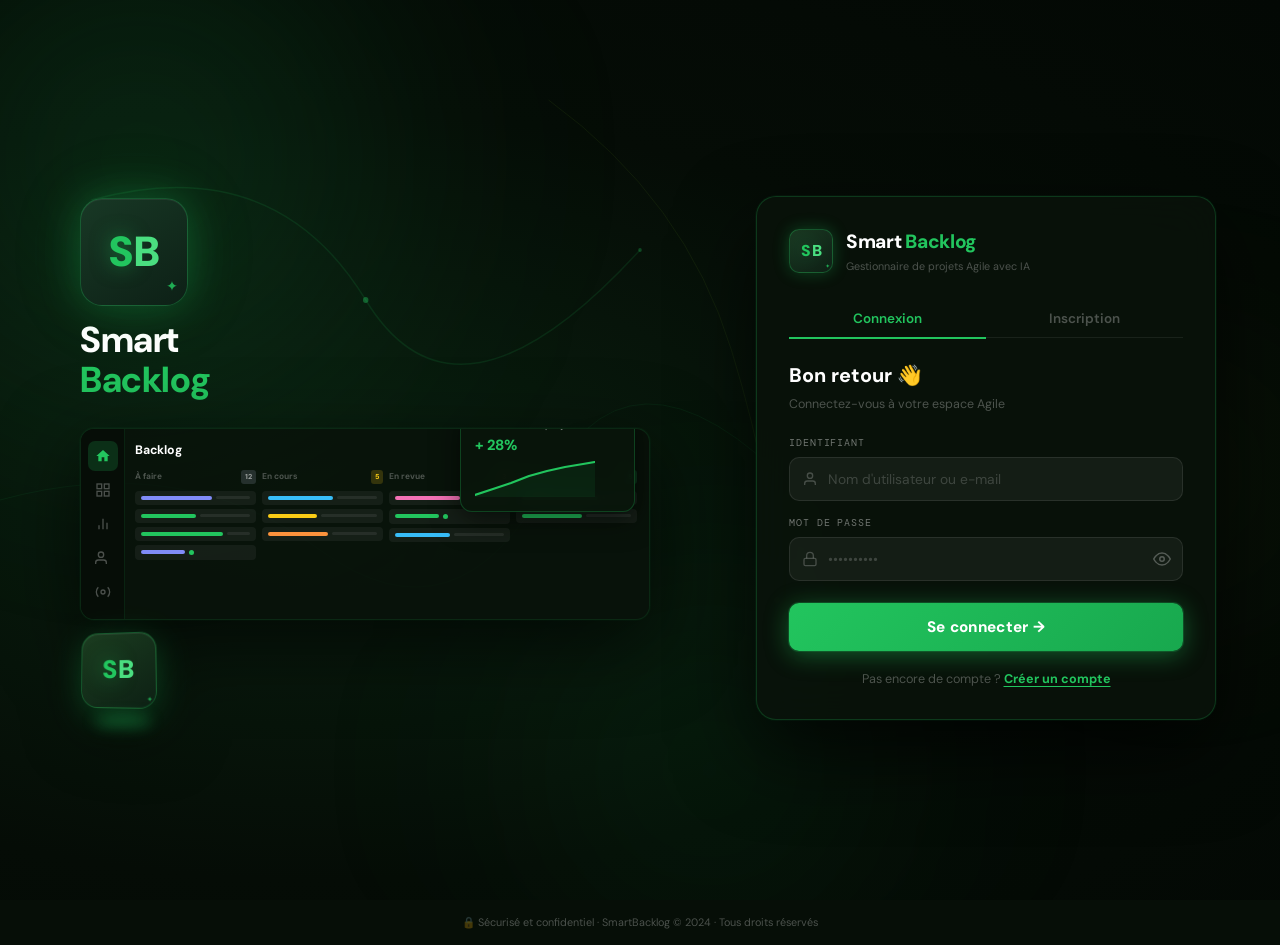
<file: index.html>
<!DOCTYPE html>
<html lang="fr" data-theme="dark">
<head>
  <meta charset="UTF-8"/>
  <meta name="viewport" content="width=device-width,initial-scale=1.0"/>
  <title>SmartBacklog — Gestion de Projets Agile</title>
  <link rel="stylesheet" href="style.css"/>
  <link rel="preconnect" href="https://fonts.googleapis.com"/>
  <link rel="preconnect" href="https://fonts.gstatic.com" crossorigin/>
  <link href="https://fonts.googleapis.com/css2?family=DM+Sans:wght@300;400;500;600;700;800&family=DM+Mono:wght@400;500&display=swap" rel="stylesheet"/>
</head>
<body>

<!-- ══════════════════════════════════════════════
     PAGE LOGIN
══════════════════════════════════════════════════ -->
<div id="page-login" class="page">
  <div class="lp-bg">
    <div class="lp-glow lp-glow-1"></div>
    <div class="lp-glow lp-glow-2"></div>
    <div class="lp-glow lp-glow-3"></div>
    <svg class="lp-circuit" viewBox="0 0 1400 900" preserveAspectRatio="none">
      <path d="M100,200 Q300,150 400,300 T700,250" stroke="rgba(34,197,94,.12)" stroke-width="1.5" fill="none"/>
      <path d="M0,500 Q200,450 350,550 T600,480 T900,520" stroke="rgba(34,197,94,.08)" stroke-width="1" fill="none"/>
      <path d="M600,100 Q750,200 800,350 T850,600" stroke="rgba(163,230,53,.07)" stroke-width="1" fill="none"/>
      <circle cx="400" cy="300" r="3" fill="rgba(34,197,94,.4)"/>
      <circle cx="700" cy="250" r="2" fill="rgba(34,197,94,.3)"/>
      <circle cx="850" cy="600" r="3" fill="rgba(163,230,53,.35)"/>
    </svg>
  </div>
  <div class="lp-wrap">
    <!-- Colonne gauche -->
    <div class="lp-left">
      <div class="lp-brand">
        <div class="lp-sb-logo">
          <span class="lp-sb-s">S</span><span class="lp-sb-b">B</span>
          <div class="lp-sb-bolt">✦</div>
        </div>
        <div class="lp-brand-name">
          <span class="lp-brand-smart">Smart</span>
          <span class="lp-brand-backlog">Backlog</span>
        </div>
      </div>
      <div class="lp-app-mockup">
        <div class="lp-sidebar">
          <div class="lp-sb-item lp-sb-active"><svg width="16" height="16" viewBox="0 0 24 24" fill="currentColor"><path d="M10 20v-6h4v6h5v-8h3L12 3 2 12h3v8z"/></svg></div>
          <div class="lp-sb-item"><svg width="16" height="16" viewBox="0 0 24 24" fill="none" stroke="currentColor" stroke-width="2"><rect x="3" y="3" width="7" height="7"/><rect x="14" y="3" width="7" height="7"/><rect x="3" y="14" width="7" height="7"/><rect x="14" y="14" width="7" height="7"/></svg></div>
          <div class="lp-sb-item"><svg width="16" height="16" viewBox="0 0 24 24" fill="none" stroke="currentColor" stroke-width="2"><line x1="18" y1="20" x2="18" y2="10"/><line x1="12" y1="20" x2="12" y2="4"/><line x1="6" y1="20" x2="6" y2="14"/></svg></div>
          <div class="lp-sb-item"><svg width="16" height="16" viewBox="0 0 24 24" fill="none" stroke="currentColor" stroke-width="2"><path d="M17 21v-2a4 4 0 0 0-4-4H5a4 4 0 0 0-4 4v2"/><circle cx="9" cy="7" r="4"/></svg></div>
          <div class="lp-sb-item"><svg width="16" height="16" viewBox="0 0 24 24" fill="none" stroke="currentColor" stroke-width="2"><circle cx="12" cy="12" r="3"/><path d="M19.07 4.93a10 10 0 0 1 0 14.14M4.93 19.07a10 10 0 0 1 0-14.14"/></svg></div>
        </div>
        <div class="lp-app-content">
          <div class="lp-app-title">Backlog</div>
          <div class="lp-mini-board">
            <div class="lp-mini-col">
              <div class="lp-mini-colhead">À faire <span class="lp-mini-badge">12</span></div>
              <div class="lp-mini-card"><div class="lp-mc-bar" style="background:#818cf8;width:65%"></div><div class="lp-mc-line"></div></div>
              <div class="lp-mini-card"><div class="lp-mc-bar" style="background:#22c55e;width:50%"></div><div class="lp-mc-line"></div></div>
              <div class="lp-mini-card"><div class="lp-mc-bar" style="background:#22c55e;width:75%"></div><div class="lp-mc-line"></div></div>
              <div class="lp-mini-card"><div class="lp-mc-bar" style="background:#818cf8;width:40%"></div><div class="lp-mc-dot"></div></div>
            </div>
            <div class="lp-mini-col">
              <div class="lp-mini-colhead">En cours <span class="lp-mini-badge lp-mb-y">5</span></div>
              <div class="lp-mini-card"><div class="lp-mc-bar" style="background:#38bdf8;width:60%"></div><div class="lp-mc-line"></div></div>
              <div class="lp-mini-card"><div class="lp-mc-bar" style="background:#facc15;width:45%"></div><div class="lp-mc-line"></div></div>
              <div class="lp-mini-card"><div class="lp-mc-bar" style="background:#fb923c;width:55%"></div><div class="lp-mc-line"></div></div>
            </div>
            <div class="lp-mini-col">
              <div class="lp-mini-colhead">En revue <span class="lp-mini-badge lp-mb-o">3</span></div>
              <div class="lp-mini-card"><div class="lp-mc-bar" style="background:#f472b6;width:60%"></div><div class="lp-mc-line"></div></div>
              <div class="lp-mini-card"><div class="lp-mc-bar" style="background:#22c55e;width:40%"></div><div class="lp-mc-dot"></div></div>
              <div class="lp-mini-card"><div class="lp-mc-bar" style="background:#38bdf8;width:50%"></div><div class="lp-mc-line"></div></div>
            </div>
            <div class="lp-mini-col">
              <div class="lp-mini-colhead">Terminé <span class="lp-mini-badge lp-mb-g">8</span></div>
              <div class="lp-mini-card"><div class="lp-mc-bar" style="background:#22c55e;width:70%"></div><div class="lp-mc-line"></div></div>
              <div class="lp-mini-card"><div class="lp-mc-bar" style="background:#22c55e;width:55%"></div><div class="lp-mc-line"></div></div>
            </div>
          </div>
        </div>
        <div class="lp-float-badge">
          <div class="lp-fb-label">Avancement du projet</div>
          <div class="lp-fb-value">+ 28%</div>
          <svg viewBox="0 0 120 36" width="120" height="36" fill="none">
            <polyline points="0,34 18,28 36,22 54,15 72,10 90,6 108,3 120,1" stroke="#22c55e" stroke-width="2.2" stroke-linecap="round" stroke-linejoin="round"/>
            <polyline points="0,34 18,28 36,22 54,15 72,10 90,6 108,3 120,1 120,36 0,36" fill="rgba(34,197,94,.08)"/>
          </svg>
        </div>
      </div>
      <div class="lp-icon-3d">
        <div class="lp-icon-3d-inner">
          <span class="lp-sb-s">S</span><span class="lp-sb-b">B</span>
          <div class="lp-sb-bolt lp-sb-bolt-sm">✦</div>
        </div>
        <div class="lp-icon-glow-ring"></div>
      </div>
    </div>
    <!-- Colonne droite : carte formulaire -->
    <div class="lp-right">
      <div class="lp-card">
        <div class="lp-card-header">
          <div class="lp-card-logo-box">
            <span class="lp-sb-s lp-sb-sm">S</span><span class="lp-sb-b lp-sb-sm">B</span>
            <div class="lp-sb-bolt lp-sb-bolt-xs">✦</div>
          </div>
          <div>
            <div class="lp-card-title">Smart <span class="lp-ct-green">Backlog</span></div>
            <div class="lp-card-sub">Gestionnaire de projets Agile avec IA</div>
          </div>
        </div>
        <div class="lp-tabs">
          <button class="lp-tab active" id="tab-login" onclick="switchAuthTab('login')">Connexion</button>
          <button class="lp-tab" id="tab-register" onclick="switchAuthTab('register')">Inscription</button>
        </div>
        <div class="auth-error" id="auth-error" style="display:none;"></div>
        <!-- LOGIN -->
        <div id="form-login">
          <div class="lp-form-intro"><h2>Bon retour 👋</h2><p>Connectez-vous à votre espace Agile</p></div>
          <div class="lp-field">
            <label class="lp-label">Identifiant</label>
            <div class="lp-input-wrap">
              <span class="lp-input-icon"><svg width="16" height="16" viewBox="0 0 24 24" fill="none" stroke="currentColor" stroke-width="2"><path d="M20 21v-2a4 4 0 0 0-4-4H8a4 4 0 0 0-4 4v2"/><circle cx="12" cy="7" r="4"/></svg></span>
              <input class="lp-input" type="text" id="login-id" placeholder="Nom d'utilisateur ou e-mail" autocomplete="username"/>
            </div>
          </div>
          <div class="lp-field">
            <label class="lp-label">Mot de passe</label>
            <div class="lp-input-wrap">
              <span class="lp-input-icon"><svg width="16" height="16" viewBox="0 0 24 24" fill="none" stroke="currentColor" stroke-width="2"><rect x="3" y="11" width="18" height="11" rx="2"/><path d="M7 11V7a5 5 0 0 1 10 0v4"/></svg></span>
              <input class="lp-input" type="password" id="login-pwd" placeholder="••••••••••" autocomplete="current-password" onkeydown="if(event.key==='Enter')doLogin()"/>
              <button class="lp-eye" type="button" onclick="togglePwd('login-pwd',this)"><svg width="18" height="18" viewBox="0 0 24 24" fill="none" stroke="currentColor" stroke-width="2"><path d="M1 12s4-8 11-8 11 8 11 8-4 8-11 8-11-8-11-8z"/><circle cx="12" cy="12" r="3"/></svg></button>
            </div>
          </div>
          <button class="lp-btn-connect" onclick="doLogin()">Se connecter →</button>
          <p class="lp-switch">Pas encore de compte ? <a onclick="switchAuthTab('register')">Créer un compte</a></p>
        </div>
        <!-- REGISTER -->
        <div id="form-register" style="display:none;">
          <div class="lp-form-intro"><h2>Créer un compte ✨</h2><p>Rejoignez SmartBacklog</p></div>
          <div class="lp-field">
            <label class="lp-label">Nom d'utilisateur</label>
            <div class="lp-input-wrap">
              <span class="lp-input-icon"><svg width="16" height="16" viewBox="0 0 24 24" fill="none" stroke="currentColor" stroke-width="2"><path d="M20 21v-2a4 4 0 0 0-4-4H8a4 4 0 0 0-4 4v2"/><circle cx="12" cy="7" r="4"/></svg></span>
              <input class="lp-input" type="text" id="reg-username" placeholder="ex : alice_dev"/>
            </div>
            <span class="lp-hint">Minimum 3 caractères</span>
          </div>
          <div class="lp-field">
            <label class="lp-label">Adresse e-mail</label>
            <div class="lp-input-wrap">
              <span class="lp-input-icon"><svg width="16" height="16" viewBox="0 0 24 24" fill="none" stroke="currentColor" stroke-width="2"><path d="M4 4h16c1.1 0 2 .9 2 2v12c0 1.1-.9 2-2 2H4c-1.1 0-2-.9-2-2V6c0-1.1.9-2 2-2z"/><polyline points="22,6 12,13 2,6"/></svg></span>
              <input class="lp-input" type="email" id="reg-email" placeholder="alice@exemple.com"/>
            </div>
          </div>
          <div class="lp-field">
            <label class="lp-label">Mot de passe</label>
            <div class="lp-input-wrap">
              <span class="lp-input-icon"><svg width="16" height="16" viewBox="0 0 24 24" fill="none" stroke="currentColor" stroke-width="2"><rect x="3" y="11" width="18" height="11" rx="2"/><path d="M7 11V7a5 5 0 0 1 10 0v4"/></svg></span>
              <input class="lp-input" type="password" id="reg-pwd" placeholder="Minimum 8 caractères" oninput="checkPwdStrength(this.value)"/>
              <button class="lp-eye" type="button" onclick="togglePwd('reg-pwd',this)"><svg width="18" height="18" viewBox="0 0 24 24" fill="none" stroke="currentColor" stroke-width="2"><path d="M1 12s4-8 11-8 11 8 11 8-4 8-11 8-11-8-11-8z"/><circle cx="12" cy="12" r="3"/></svg></button>
            </div>
            <div class="pwd-strength-bars"><div class="psb" id="psb1"></div><div class="psb" id="psb2"></div><div class="psb" id="psb3"></div><div class="psb" id="psb4"></div></div>
            <span class="pwd-strength-label" id="pwd-strength-label"></span>
          </div>
          <div class="lp-field">
            <label class="lp-label">Confirmer le mot de passe</label>
            <div class="lp-input-wrap">
              <span class="lp-input-icon"><svg width="16" height="16" viewBox="0 0 24 24" fill="none" stroke="currentColor" stroke-width="2"><rect x="3" y="11" width="18" height="11" rx="2"/><path d="M7 11V7a5 5 0 0 1 10 0v4"/></svg></span>
              <input class="lp-input" type="password" id="reg-confirm" placeholder="Répétez le mot de passe"/>
              <button class="lp-eye" type="button" onclick="togglePwd('reg-confirm',this)"><svg width="18" height="18" viewBox="0 0 24 24" fill="none" stroke="currentColor" stroke-width="2"><path d="M1 12s4-8 11-8 11 8 11 8-4 8-11 8-11-8-11-8z"/><circle cx="12" cy="12" r="3"/></svg></button>
            </div>
          </div>
          <button class="lp-btn-connect" onclick="doRegister()">Créer mon compte ✨</button>
          <p class="lp-switch">Déjà un compte ? <a onclick="switchAuthTab('login')">Se connecter</a></p>
        </div>
      </div>
    </div>
  </div>
  <footer class="lp-footer">🔒 Sécurisé et confidentiel · SmartBacklog © 2024 · Tous droits réservés</footer>
</div>

<!-- ══════════════════════════════════════════════
     PAGE DASHBOARD
══════════════════════════════════════════════════ -->
<div id="page-dashboard" class="page">
  <!-- Fond animé commun aux pages internes -->
  <div class="app-bg">
    <div class="app-bg-wave"></div>
    <svg class="app-bg-svg" viewBox="0 0 1400 900" preserveAspectRatio="none">
      <path d="M-100,600 Q300,400 700,550 T1500,480" stroke="rgba(34,197,94,.08)" stroke-width="2" fill="none"/>
      <path d="M-100,700 Q400,500 800,650 T1500,580" stroke="rgba(34,197,94,.06)" stroke-width="1.5" fill="none"/>
      <circle cx="240" cy="620" r="3" fill="rgba(34,197,94,.3)"/>
      <circle cx="560" cy="560" r="2" fill="rgba(34,197,94,.2)"/>
      <circle cx="980" cy="640" r="2.5" fill="rgba(34,197,94,.25)"/>
      <circle cx="1180" cy="700" r="2" fill="rgba(163,230,53,.2)"/>
    </svg>
  </div>

  <!-- Layout : sidebar + contenu -->
  <div class="db-layout">

    <!-- SIDEBAR -->
    <aside class="db-sidebar">
      <!-- Logo -->
      <div class="db-logo">
        <div class="db-logo-icon">
          <span class="lp-sb-s" style="font-size:1.1rem">S</span><span class="lp-sb-b" style="font-size:1.1rem">B</span>
          <div style="position:absolute;bottom:2px;right:3px;font-size:.45rem;color:#22c55e">✦</div>
        </div>
        <div>
          <div class="db-logo-name">Smart <span style="color:#22c55e">Backlog</span></div>
        </div>
      </div>

      <!-- Navigation -->
      <nav class="db-nav">
        <button class="db-nav-item db-nav-active" onclick="goTo('dashboard')">
          <svg width="18" height="18" viewBox="0 0 24 24" fill="none" stroke="currentColor" stroke-width="2"><rect x="3" y="3" width="7" height="7" rx="1"/><rect x="14" y="3" width="7" height="7" rx="1"/><rect x="3" y="14" width="7" height="7" rx="1"/><rect x="14" y="14" width="7" height="7" rx="1"/></svg>
          Mes Projets
        </button>
        <button class="db-nav-item" onclick="goTo('dashboard')">
          <svg width="18" height="18" viewBox="0 0 24 24" fill="none" stroke="currentColor" stroke-width="2"><rect x="3" y="3" width="18" height="18" rx="2"/><line x1="3" y1="9" x2="21" y2="9"/><line x1="9" y1="21" x2="9" y2="9"/></svg>
          Tableau de bord
        </button>
        <button class="db-nav-item" onclick="goTo('dashboard')">
          <svg width="18" height="18" viewBox="0 0 24 24" fill="none" stroke="currentColor" stroke-width="2"><path d="M9 11l3 3L22 4"/><path d="M21 12v7a2 2 0 0 1-2 2H5a2 2 0 0 1-2-2V5a2 2 0 0 1 2-2h11"/></svg>
          Tâches
        </button>
        <button class="db-nav-item" onclick="goTo('dashboard')">
          <svg width="18" height="18" viewBox="0 0 24 24" fill="none" stroke="currentColor" stroke-width="2"><rect x="3" y="4" width="18" height="18" rx="2"/><line x1="16" y1="2" x2="16" y2="6"/><line x1="8" y1="2" x2="8" y2="6"/><line x1="3" y1="10" x2="21" y2="10"/></svg>
          Calendrier
        </button>
        <button class="db-nav-item" onclick="goTo('dashboard')">
          <svg width="18" height="18" viewBox="0 0 24 24" fill="none" stroke="currentColor" stroke-width="2"><line x1="18" y1="20" x2="18" y2="10"/><line x1="12" y1="20" x2="12" y2="4"/><line x1="6" y1="20" x2="6" y2="14"/></svg>
          Rapports
        </button>
        <button class="db-nav-item" onclick="goTo('dashboard')">
          <svg width="18" height="18" viewBox="0 0 24 24" fill="none" stroke="currentColor" stroke-width="2"><circle cx="12" cy="12" r="3"/><path d="M19.07 4.93a10 10 0 0 1 0 14.14M4.93 19.07a10 10 0 0 1 0-14.14"/></svg>
          Paramètres
        </button>
      </nav>
    </aside>

    <!-- CONTENU PRINCIPAL -->
    <div class="db-main">

      <!-- Header top -->
      <header class="db-header">
        <!-- Barre de recherche -->
        <div class="db-search">
          <svg width="16" height="16" viewBox="0 0 24 24" fill="none" stroke="currentColor" stroke-width="2"><circle cx="11" cy="11" r="8"/><line x1="21" y1="21" x2="16.65" y2="16.65"/></svg>
          <input type="text" placeholder="Rechercher un projet..." class="db-search-input"/>
          <span class="db-search-kbd">Ctrl K</span>
        </div>
        <div class="db-header-right">
          <!-- Thème -->
          <button class="db-hdr-btn" onclick="toggleTheme()" title="Thème">
            <svg width="17" height="17" viewBox="0 0 24 24" fill="none" stroke="currentColor" stroke-width="2"><circle cx="12" cy="12" r="5"/><line x1="12" y1="1" x2="12" y2="3"/><line x1="12" y1="21" x2="12" y2="23"/><line x1="4.22" y1="4.22" x2="5.64" y2="5.64"/><line x1="18.36" y1="18.36" x2="19.78" y2="19.78"/><line x1="1" y1="12" x2="3" y2="12"/><line x1="21" y1="12" x2="23" y2="12"/></svg>
          </button>
          <!-- Avatar utilisateur -->
          <div class="db-user-chip">
            <div class="db-user-av" id="hdr-av">AB</div>
            <span id="hdr-name">utilisateur</span>
          </div>
          <!-- Déconnexion -->
          <button class="db-logout-btn" onclick="doLogout()">
            <svg width="16" height="16" viewBox="0 0 24 24" fill="none" stroke="currentColor" stroke-width="2"><path d="M9 21H5a2 2 0 0 1-2-2V5a2 2 0 0 1 2-2h4"/><polyline points="16 17 21 12 16 7"/><line x1="21" y1="12" x2="9" y2="12"/></svg>
            Déconnexion
          </button>
        </div>
      </header>

      <!-- Corps du dashboard -->
      <div class="db-body">
        <div class="db-page-hdr">
          <div>
            <h1 class="db-page-title">Mes Projets</h1>
            <p class="db-page-sub" id="dash-subtitle">0 projet en cours</p>
          </div>
          <button class="db-btn-new" onclick="openNewProjectModal()">
            <svg width="16" height="16" viewBox="0 0 24 24" fill="none" stroke="currentColor" stroke-width="2.5"><line x1="12" y1="5" x2="12" y2="19"/><line x1="5" y1="12" x2="19" y2="12"/></svg>
            Nouveau projet
          </button>
        </div>

        <!-- Liste des projets -->
        <div id="projects-grid" class="db-projects-list"></div>
      </div>

    </div><!-- /db-main -->
  </div><!-- /db-layout -->
</div>

<!-- ══════════════════════════════════════════════
     PAGE KANBAN
══════════════════════════════════════════════════ -->
<div id="page-kanban" class="page">
  <div class="app-bg">
    <div class="app-bg-wave"></div>
  </div>
  <div class="db-layout">
    <!-- Sidebar Kanban -->
    <aside class="db-sidebar">
      <div class="db-logo">
        <div class="db-logo-icon">
          <span class="lp-sb-s" style="font-size:1.1rem">S</span><span class="lp-sb-b" style="font-size:1.1rem">B</span>
          <div style="position:absolute;bottom:2px;right:3px;font-size:.45rem;color:#22c55e">✦</div>
        </div>
        <div><div class="db-logo-name">Smart <span style="color:#22c55e">Backlog</span></div></div>
      </div>
      <nav class="db-nav">
        <button class="db-nav-item" onclick="goTo('dashboard')">
          <svg width="18" height="18" viewBox="0 0 24 24" fill="none" stroke="currentColor" stroke-width="2"><rect x="3" y="3" width="7" height="7" rx="1"/><rect x="14" y="3" width="7" height="7" rx="1"/><rect x="3" y="14" width="7" height="7" rx="1"/><rect x="14" y="14" width="7" height="7" rx="1"/></svg>
          Mes Projets
        </button>
        <button class="db-nav-item db-nav-active">
          <svg width="18" height="18" viewBox="0 0 24 24" fill="none" stroke="currentColor" stroke-width="2"><rect x="3" y="3" width="18" height="18" rx="2"/><line x1="3" y1="9" x2="21" y2="9"/><line x1="9" y1="21" x2="9" y2="9"/></svg>
          Tableau de bord
        </button>
        <button class="db-nav-item"><svg width="18" height="18" viewBox="0 0 24 24" fill="none" stroke="currentColor" stroke-width="2"><path d="M9 11l3 3L22 4"/><path d="M21 12v7a2 2 0 0 1-2 2H5a2 2 0 0 1-2-2V5a2 2 0 0 1 2-2h11"/></svg>Tâches</button>
        <button class="db-nav-item"><svg width="18" height="18" viewBox="0 0 24 24" fill="none" stroke="currentColor" stroke-width="2"><rect x="3" y="4" width="18" height="18" rx="2"/><line x1="16" y1="2" x2="16" y2="6"/><line x1="8" y1="2" x2="8" y2="6"/><line x1="3" y1="10" x2="21" y2="10"/></svg>Calendrier</button>
        <button class="db-nav-item"><svg width="18" height="18" viewBox="0 0 24 24" fill="none" stroke="currentColor" stroke-width="2"><line x1="18" y1="20" x2="18" y2="10"/><line x1="12" y1="20" x2="12" y2="4"/><line x1="6" y1="20" x2="6" y2="14"/></svg>Rapports</button>
        <button class="db-nav-item"><svg width="18" height="18" viewBox="0 0 24 24" fill="none" stroke="currentColor" stroke-width="2"><circle cx="12" cy="12" r="3"/><path d="M19.07 4.93a10 10 0 0 1 0 14.14M4.93 19.07a10 10 0 0 1 0-14.14"/></svg>Paramètres</button>
      </nav>
    </aside>

    <div class="db-main">
      <header class="db-header">
        <div class="db-search">
          <svg width="16" height="16" viewBox="0 0 24 24" fill="none" stroke="currentColor" stroke-width="2"><circle cx="11" cy="11" r="8"/><line x1="21" y1="21" x2="16.65" y2="16.65"/></svg>
          <input type="text" placeholder="Rechercher..." class="db-search-input"/>
        </div>
        <div class="db-header-right">
          <button class="db-hdr-btn" onclick="toggleTheme()">
            <svg width="17" height="17" viewBox="0 0 24 24" fill="none" stroke="currentColor" stroke-width="2"><circle cx="12" cy="12" r="5"/><line x1="12" y1="1" x2="12" y2="3"/><line x1="12" y1="21" x2="12" y2="23"/><line x1="4.22" y1="4.22" x2="5.64" y2="5.64"/><line x1="18.36" y1="18.36" x2="19.78" y2="19.78"/><line x1="1" y1="12" x2="3" y2="12"/><line x1="21" y1="12" x2="23" y2="12"/></svg>
          </button>
          <div class="db-user-chip"><div class="db-user-av" id="kb-av">AB</div><span id="kb-name">utilisateur</span></div>
          <button class="db-logout-btn" onclick="doLogout()">
            <svg width="16" height="16" viewBox="0 0 24 24" fill="none" stroke="currentColor" stroke-width="2"><path d="M9 21H5a2 2 0 0 1-2-2V5a2 2 0 0 1 2-2h4"/><polyline points="16 17 21 12 16 7"/><line x1="21" y1="12" x2="9" y2="12"/></svg>
            Déconnexion
          </button>
        </div>
      </header>

      <!-- Sous-header kanban -->
      <div class="kb-subhdr">
        <div class="kb-breadcrumb">
          <button class="kb-bc-link" onclick="goTo('dashboard')">Projets</button>
          <svg width="13" height="13" viewBox="0 0 24 24" fill="none" stroke="currentColor" stroke-width="2"><polyline points="9 18 15 12 9 6"/></svg>
          <span id="kb-project-name" style="color:var(--text)">Projet</span>
        </div>
        <div class="kb-title-row">
          <div>
            <h2 class="kb-proj-title" id="kb-title">Projet</h2>
            <p class="kb-proj-desc" id="kb-desc"></p>
          </div>
          <div class="kb-actions">
            <button class="db-btn-new" onclick="openNewTaskModal('backlog')">
              <svg width="15" height="15" viewBox="0 0 24 24" fill="none" stroke="currentColor" stroke-width="2.5"><line x1="12" y1="5" x2="12" y2="19"/><line x1="5" y1="12" x2="19" y2="12"/></svg>
              Nouvelle tâche
            </button>
            <button class="db-btn-secondary" onclick="openEditProject()">
              <svg width="15" height="15" viewBox="0 0 24 24" fill="none" stroke="currentColor" stroke-width="2"><path d="M11 4H4a2 2 0 0 0-2 2v14a2 2 0 0 0 2 2h14a2 2 0 0 0 2-2v-7"/><path d="M18.5 2.5a2.121 2.121 0 0 1 3 3L12 15l-4 1 1-4 9.5-9.5z"/></svg>
              Modifier
            </button>
          </div>
        </div>
        <div class="kb-stats" id="kb-stats"></div>
      </div>

      <!-- Workspace kanban -->
      <div class="kanban-workspace">
        <!-- Backlog -->
        <div class="backlog-panel">
          <div class="backlog-head">
            <div class="backlog-title">
              <svg width="14" height="14" viewBox="0 0 24 24" fill="none" stroke="currentColor" stroke-width="2"><rect x="3" y="3" width="18" height="18" rx="2"/><line x1="9" y1="3" x2="9" y2="21"/><line x1="3" y1="9" x2="21" y2="9"/></svg>
              Backlog
            </div>
            <span class="col-cnt" id="backlog-cnt">0</span>
          </div>
          <div class="backlog-tip">Glissez les tickets vers les colonnes →</div>
          <div class="col-tasks backlog-tasks" id="backlog-col"
               ondragover="onDragOver(event,'backlog')"
               ondrop="onDrop(event,'backlog')"
               ondragleave="onDragLeave(event)"></div>
          <button class="col-add-btn" onclick="openNewTaskModal('backlog')">+ Ajouter au backlog</button>
        </div>
        <!-- Board -->
        <div class="kanban-board" id="kanban-board"></div>
      </div>

    </div><!-- /db-main kanban -->
  </div><!-- /db-layout kanban -->
</div>

<!-- ══════════════ MODALS ══════════════ -->
<div class="modal-overlay" id="modal-project" onclick="closeModalOutside(event,'modal-project')">
  <div class="modal-box">
    <div class="modal-header"><h3 id="modal-project-title">Nouveau projet</h3><button class="modal-close" onclick="closeModal('modal-project')"><svg width="20" height="20" viewBox="0 0 24 24" fill="none" stroke="currentColor" stroke-width="2"><line x1="18" y1="6" x2="6" y2="18"/><line x1="6" y1="6" x2="18" y2="18"/></svg></button></div>
    <div class="modal-body">
      <input type="hidden" id="edit-project-id"/>
      <div class="lp-field"><label class="lp-label">Nom du projet *</label><div class="lp-input-wrap"><input class="lp-input" style="padding-left:14px" type="text" id="proj-name" placeholder="ex : Application e-commerce" maxlength="80"/></div></div>
      <div class="lp-field"><label class="lp-label">Description</label><div class="lp-input-wrap"><textarea class="lp-input" style="padding-left:14px;min-height:80px;resize:vertical" id="proj-desc" placeholder="Objectifs et contexte…"></textarea></div></div>
    </div>
    <div class="modal-footer"><button class="db-btn-secondary" onclick="closeModal('modal-project')">Annuler</button><button class="db-btn-new" id="btn-save-project" onclick="saveProject()">Créer le projet</button></div>
  </div>
</div>

<div class="modal-overlay" id="modal-task" onclick="closeModalOutside(event,'modal-task')">
  <div class="modal-box modal-box-wide">
    <div class="modal-header"><h3 id="modal-task-title">Nouvelle tâche</h3><button class="modal-close" onclick="closeModal('modal-task')"><svg width="20" height="20" viewBox="0 0 24 24" fill="none" stroke="currentColor" stroke-width="2"><line x1="18" y1="6" x2="6" y2="18"/><line x1="6" y1="6" x2="18" y2="18"/></svg></button></div>
    <div class="modal-body modal-body-grid">
      <div class="modal-col">
        <input type="hidden" id="edit-task-id"/>
        <div class="lp-field"><label class="lp-label">Titre *</label><div class="lp-input-wrap"><input class="lp-input" style="padding-left:14px" type="text" id="task-title" placeholder="ex : Page de connexion" maxlength="150"/></div></div>
        <div class="lp-field"><label class="lp-label">Description</label><div class="lp-input-wrap"><textarea class="lp-input" style="padding-left:14px;min-height:70px;resize:vertical" id="task-desc" placeholder="En tant que [utilisateur]…"></textarea></div></div>
        <div class="field-row">
          <div class="lp-field"><label class="lp-label">Colonne</label><select class="lp-input" style="padding-left:14px" id="task-status"><option value="backlog">📋 Backlog</option><option value="todo">📝 To Do</option><option value="inprogress">⚙️ In Progress</option><option value="done">✅ Done</option></select></div>
          <div class="lp-field"><label class="lp-label">Priorité</label><select class="lp-input" style="padding-left:14px" id="task-priority"><option value="high">🔴 Haute</option><option value="medium" selected>🟡 Moyenne</option><option value="low">🟢 Basse</option></select></div>
        </div>
        <div class="lp-field"><label class="lp-label">Story Points <span style="text-transform:none;font-family:inherit;letter-spacing:0">(Fibonacci)</span></label><select class="lp-input" style="padding-left:14px" id="task-sp"><option value="">— Non estimé</option><option value="1">1 pt</option><option value="2">2 pts</option><option value="3">3 pts</option><option value="5">5 pts</option><option value="8">8 pts</option><option value="13">13 pts</option></select></div>
      </div>
      <div class="modal-col ai-col">
        <div class="ai-panel">
          <div class="ai-panel-head"><span class="ai-panel-title">🤖 Coach Agile IA<div class="ai-spinner" id="ai-spinner"></div></span><span class="ai-panel-sub">OpenAI GPT-4o</span></div>
          <div class="ai-key-warn" id="ai-key-warn" style="display:none;">⚠️ Clé API manquante dans <code>app.js</code>.</div>
          <button class="ai-gen-btn" id="ai-gen-btn" onclick="aiAnalyze()"><svg width="16" height="16" viewBox="0 0 24 24" fill="none" stroke="currentColor" stroke-width="2"><polygon points="13 2 3 14 12 14 11 22 21 10 12 10 13 2"/></svg>Analyser avec l'IA</button>
          <p class="ai-status" id="ai-status">Renseignez le titre puis cliquez sur Analyser.</p>
          <div class="ai-results" id="ai-results" style="display:none;"><div class="ai-result-item"><span class="air-label">Story Points</span><span class="air-value" id="air-sp">—</span></div><div class="ai-result-item"><span class="air-label">Priorité IA</span><span class="air-value" id="air-prio">—</span></div></div>
          <p class="ai-prio-text" id="ai-prio-text" style="display:none;"></p>
          <div class="ai-crit-section" id="ai-crit-section" style="display:none;">
            <div class="ai-crit-head"><span class="ai-crit-title">📋 Critères d'acceptation</span><button class="ai-crit-add" type="button" onclick="addCriterion()">+ Ajouter</button></div>
            <div class="crit-list" id="crit-list"></div>
          </div>
        </div>
      </div>
    </div>
    <div class="modal-footer"><button class="db-btn-secondary" onclick="closeModal('modal-task')">Annuler</button><button class="db-btn-new" id="btn-save-task" onclick="saveTask()">Créer la tâche</button></div>
  </div>
</div>

<div class="modal-overlay" id="modal-confirm" onclick="closeModalOutside(event,'modal-confirm')">
  <div class="modal-box modal-box-sm">
    <div class="modal-header"><h3>Confirmer la suppression</h3><button class="modal-close" onclick="closeModal('modal-confirm')"><svg width="20" height="20" viewBox="0 0 24 24" fill="none" stroke="currentColor" stroke-width="2"><line x1="18" y1="6" x2="6" y2="18"/><line x1="6" y1="6" x2="18" y2="18"/></svg></button></div>
    <div class="modal-body">
      <div class="confirm-icon">🗑️</div>
      <p class="confirm-title" id="confirm-title">Supprimer ?</p>
      <p class="confirm-msg" id="confirm-msg">Cette action est irréversible.</p>
      <p class="confirm-warn" id="confirm-warn"></p>
    </div>
    <div class="modal-footer"><button class="db-btn-secondary" onclick="closeModal('modal-confirm')">Annuler</button><button class="btn-danger" onclick="confirmDelete()">Supprimer</button></div>
  </div>
</div>

<div class="toast-container" id="toast-container"></div>
<script src="db.js"></script>
<script src="app.js"></script>
</body>
</html>
</file>
<file: style.css>
/* ============================================================
   SmartBacklog — style.css  v4
   Design pixel-perfect d'après les deux maquettes :
   • Page login : fond noir, logo SB vert 3D, carte sombre
   • Dashboard   : sidebar + header + cartes horizontales
   ============================================================ */

/* ═══════════════════════════════════════════════════════════
   1. VARIABLES & RESET
   ═══════════════════════════════════════════════════════════ */

:root {
  /* ── Palette principale ── */
  --g1:   #22c55e;   /* vert vif principal  */
  --g2:   #16a34a;   /* vert foncé (hover)  */
  --g3:   #4ade80;   /* vert doux (Done)    */
  --g4:   #86efac;   /* vert très clair     */
  --glow: rgba(34,197,94,.35);

  /* ── Fonds ── */
  --bg:   #060e07;   /* noir verdâtre profond */
  --s1:   #0a1510;   /* surface 1             */
  --s2:   #0d1e12;   /* surface 2 (cartes)    */
  --s3:   #111f14;   /* surface 3             */

  /* ── Bordures ── */
  --b1:   rgba(34,197,94,.12);
  --b2:   rgba(34,197,94,.22);
  --b3:   rgba(34,197,94,.40);

  /* ── Texte ── */
  --t1:   #ffffff;
  --t2:   rgba(255,255,255,.55);
  --t3:   rgba(255,255,255,.28);

  /* ── Danger ── */
  --red:  #f43f5e;
  --rdim: rgba(244,63,94,.15);

  /* ── Jaune ── */
  --yel:  #facc15;
  --ora:  #fb923c;

  /* ── Rayons ── */
  --r1: 8px;  --r2: 12px;  --r3: 16px;  --r4: 20px;

  /* ── Ombres ── */
  --sh1: 0 4px 20px rgba(0,0,0,.5);
  --sh2: 0 16px 60px rgba(0,0,0,.7);
}

/* Mode clair (bascule bouton ☀️) */
[data-theme="light"] {
  --bg:  #f0fdf4; --s1: #ffffff; --s2: #f7fef9; --s3: #e8f5eb;
  --b1:  rgba(22,163,74,.15); --b2: rgba(22,163,74,.28); --b3: rgba(22,163,74,.5);
  --t1:  #052e16; --t2: rgba(5,46,22,.55); --t3: rgba(5,46,22,.3);
  --g1:  #16a34a; --g2: #15803d; --g3: #22c55e;
  --glow: rgba(22,163,74,.25);
}

*, *::before, *::after { box-sizing: border-box; margin: 0; padding: 0; }
html { font-size: 15px; scroll-behavior: smooth; }
body {
  font-family: 'DM Sans', system-ui, sans-serif;
  background: var(--bg); color: var(--t1);
  line-height: 1.6; min-height: 100vh;
  transition: background .25s, color .25s;
}
button { cursor: pointer; font-family: inherit; border: none; }
input, textarea, select { font-family: inherit; }


/* ═══════════════════════════════════════════════════════════
   2. SPA — Navigation entre pages
   ═══════════════════════════════════════════════════════════ */
.page { display: none; flex-direction: column; min-height: 100vh; }


/* ═══════════════════════════════════════════════════════════
   3. PAGE LOGIN
   Maquette : fond noir · logo SB grand · mockup app · carte droite
   ═══════════════════════════════════════════════════════════ */

/* ── Fond ── */
.lp-bg {
  position: fixed; inset: 0; z-index: 0;
  background: radial-gradient(ellipse at 25% 55%, #0a2010 0%, #050c06 55%, #030804 100%);
  overflow: hidden;
}
.lp-glow {
  position: absolute; border-radius: 50%;
  filter: blur(110px); pointer-events: none;
}
.lp-glow-1 {
  width: 680px; height: 680px; top: -180px; left: -200px;
  background: radial-gradient(circle, rgba(34,197,94,.20) 0%, transparent 70%);
}
.lp-glow-2 {
  width: 500px; height: 500px; bottom: -120px; right: 320px;
  background: radial-gradient(circle, rgba(22,163,74,.13) 0%, transparent 70%);
}
.lp-glow-3 {
  width: 320px; height: 320px; top: 35%; right: -60px;
  background: radial-gradient(circle, rgba(163,230,53,.09) 0%, transparent 70%);
}
.lp-circuit {
  position: absolute; inset: 0; width: 100%; height: 100%; pointer-events: none;
}

/* ── Layout 2 colonnes ── */
.lp-wrap {
  position: relative; z-index: 1;
  display: grid; grid-template-columns: 1fr 460px;
  min-height: 100vh; align-items: center;
  padding: 40px 64px 24px 80px; gap: 64px;
  max-width: 1440px; margin: 0 auto; width: 100%;
}

/* ─────────── COLONNE GAUCHE ─────────── */
.lp-left {
  display: flex; flex-direction: column; gap: 28px;
  animation: fadeUp .5s ease both;
}

/* Logo SB grand format */
.lp-brand { display: flex; flex-direction: column; align-items: flex-start; gap: 14px; }

.lp-sb-logo {
  width: 108px; height: 108px;
  background: linear-gradient(145deg, #183825, #0d2016);
  border-radius: 22px;
  border: 1.5px solid rgba(34,197,94,.32);
  display: flex; align-items: center; justify-content: center;
  position: relative;
  box-shadow: 0 0 40px rgba(34,197,94,.28), 0 0 80px rgba(34,197,94,.10),
              inset 0 1px 0 rgba(255,255,255,.06);
}
.lp-sb-s { font-size: 2.8rem; font-weight: 900; color: #22c55e; line-height: 1; text-shadow: 0 0 20px rgba(34,197,94,.5); }
.lp-sb-b { font-size: 2.8rem; font-weight: 900; color: #4ade80; line-height: 1; margin-left: 1px; }
.lp-sb-bolt {
  position: absolute; bottom: 8px; right: 9px;
  font-size: .95rem; color: #22c55e; opacity: .85;
}
/* Tailles alternatives */
.lp-sb-sm  { font-size: 1.05rem; }
.lp-sb-bolt-sm { font-size: .45rem; bottom: 2px; right: 3px; }
.lp-sb-bolt-xs { font-size: .38rem; bottom: 1px; right: 2px; }

.lp-brand-name { display: flex; flex-direction: column; line-height: 1.1; }
.lp-brand-smart   { font-size: 2.4rem; font-weight: 800; color: #fff; letter-spacing: -.5px; }
.lp-brand-backlog { font-size: 2.4rem; font-weight: 800; color: #22c55e; letter-spacing: -.5px; }

/* Mockup app */
.lp-app-mockup {
  position: relative; display: flex; overflow: hidden;
  background: rgba(9,18,10,.82); border: 1px solid var(--b1); border-radius: 14px;
  width: 100%; max-width: 570px;
  box-shadow: 0 24px 80px rgba(0,0,0,.65), 0 0 0 1px rgba(34,197,94,.05);
  backdrop-filter: blur(4px);
}

.lp-sidebar {
  width: 44px; flex-shrink: 0; background: rgba(6,14,7,.92);
  border-right: 1px solid var(--b1); display: flex; flex-direction: column;
  align-items: center; padding: 12px 0; gap: 4px;
}
.lp-sb-item {
  width: 30px; height: 30px; border-radius: 7px;
  display: flex; align-items: center; justify-content: center;
  color: var(--t3); transition: all .18s;
}
.lp-sb-item:hover { color: #22c55e; background: rgba(34,197,94,.1); }
.lp-sb-active { background: rgba(34,197,94,.18) !important; color: #22c55e !important; }

.lp-app-content { flex: 1; padding: 12px 12px 12px 10px; }
.lp-app-title { font-size: .82rem; font-weight: 700; color: #fff; margin-bottom: 10px; }

.lp-mini-board { display: grid; grid-template-columns: repeat(4,1fr); gap: 6px; }
.lp-mini-col   { display: flex; flex-direction: column; gap: 4px; }
.lp-mini-colhead {
  font-size: .56rem; font-weight: 700; color: var(--t3);
  display: flex; align-items: center; justify-content: space-between;
  margin-bottom: 3px; white-space: nowrap;
}
.lp-mini-badge {
  font-size: .48rem; padding: 1px 4px; border-radius: 3px;
  background: rgba(148,163,184,.2); color: rgba(255,255,255,.55);
}
.lp-mb-y { background: rgba(250,204,21,.18); color: #facc15; }
.lp-mb-o { background: rgba(251,146,60,.18); color: #fb923c; }
.lp-mb-g { background: rgba(34,197,94,.18);  color: #22c55e; }
.lp-mini-card {
  background: rgba(255,255,255,.05); border-radius: 4px; padding: 5px 6px;
  display: flex; align-items: center; gap: 4px;
}
.lp-mc-bar  { height: 4px; border-radius: 2px; flex-shrink: 0; }
.lp-mc-line { flex: 1; height: 3px; background: rgba(255,255,255,.07); border-radius: 2px; }
.lp-mc-dot  { width: 5px; height: 5px; border-radius: 50%; background: #22c55e; flex-shrink: 0; }

/* Badge avancement flottant */
.lp-float-badge {
  position: absolute; top: -22px; right: 14px;
  background: rgba(9,22,11,.95); border: 1px solid rgba(34,197,94,.26);
  border-radius: 12px; padding: 10px 14px 7px;
  box-shadow: 0 8px 28px rgba(0,0,0,.55); backdrop-filter: blur(10px);
  animation: floatAnim 4s ease-in-out infinite; min-width: 175px;
}
.lp-fb-label { font-size: .63rem; color: var(--t2); margin-bottom: 1px; }
.lp-fb-value { font-size: .98rem; font-weight: 800; color: #22c55e; margin-bottom: 4px; }

/* Icône SB 3D bas-gauche */
.lp-icon-3d { position: relative; width: 86px; height: 86px; margin-top: -16px; }
.lp-icon-3d-inner {
  width: 76px; height: 76px;
  background: linear-gradient(145deg, #1b3d20, #0d2014);
  border-radius: 17px; border: 1.5px solid rgba(34,197,94,.32);
  display: flex; align-items: center; justify-content: center; position: relative;
  box-shadow: 0 8px 32px rgba(34,197,94,.28), 0 20px 60px rgba(0,0,0,.55),
              inset 0 1px 0 rgba(255,255,255,.07);
  transform: perspective(200px) rotateX(4deg) rotateY(-8deg);
}
.lp-icon-3d-inner .lp-sb-s { font-size: 1.7rem; }
.lp-icon-3d-inner .lp-sb-b { font-size: 1.7rem; }
.lp-icon-glow-ring {
  position: absolute; bottom: -9px; left: 50%; transform: translateX(-50%);
  width: 58px; height: 11px;
  background: rgba(34,197,94,.35); border-radius: 50%; filter: blur(7px);
}

/* ─────────── COLONNE DROITE (carte) ─────────── */
.lp-right { display: flex; flex-direction: column; align-items: stretch; }

.lp-card {
  background: rgba(9,18,11,.90);
  border: 1px solid rgba(34,197,94,.22);
  border-radius: 20px; padding: 30px 32px;
  box-shadow: 0 0 0 1px rgba(34,197,94,.05), 0 32px 80px rgba(0,0,0,.72);
  backdrop-filter: blur(22px);
  animation: fadeUp .5s ease .12s both;
}

/* Logo dans la carte */
.lp-card-header { display: flex; align-items: center; gap: 13px; margin-bottom: 24px; }
.lp-card-logo-box {
  width: 44px; height: 44px; flex-shrink: 0;
  background: linear-gradient(145deg, #1a3822, #0f2016);
  border-radius: 10px; border: 1px solid rgba(34,197,94,.3);
  display: flex; align-items: center; justify-content: center; position: relative;
  box-shadow: 0 0 16px rgba(34,197,94,.3);
}
.lp-card-title { font-size: 1.28rem; font-weight: 800; color: #fff; letter-spacing: -.3px; }
.lp-ct-green   { color: #22c55e; }
.lp-card-sub   { font-size: .72rem; color: var(--t3); margin-top: 1px; }

/* Onglets */
.lp-tabs {
  display: flex; border-bottom: 1.5px solid rgba(255,255,255,.07); margin-bottom: 22px;
}
.lp-tab {
  flex: 1; padding: 10px; background: transparent; border: none;
  border-bottom: 2px solid transparent; margin-bottom: -1.5px;
  color: var(--t3); font-weight: 600; font-size: .9rem;
  cursor: pointer; text-align: center; transition: all .2s;
}
.lp-tab.active  { color: #22c55e; border-bottom-color: #22c55e; }
.lp-tab:hover:not(.active) { color: var(--t2); }

/* Intro */
.lp-form-intro { margin-bottom: 20px; }
.lp-form-intro h2 { font-size: 1.32rem; font-weight: 800; color: #fff; margin-bottom: 3px; }
.lp-form-intro p  { font-size: .83rem; color: var(--t3); }

/* Champs */
.lp-field { margin-bottom: 14px; }
.lp-label {
  display: block; font-size: .68rem; letter-spacing: .9px;
  color: rgba(255,255,255,.42); text-transform: uppercase;
  font-family: 'DM Mono', monospace; margin-bottom: 6px;
}
.lp-input-wrap { position: relative; }
.lp-input-icon {
  position: absolute; left: 13px; top: 50%; transform: translateY(-50%);
  color: rgba(255,255,255,.22); display: flex; pointer-events: none;
}
.lp-input {
  width: 100%;
  background: rgba(255,255,255,.05);
  border: 1px solid rgba(255,255,255,.09);
  border-radius: 10px; padding: 12px 42px 12px 38px;
  color: #fff; font-size: .92rem; outline: none;
  transition: all .2s; font-family: inherit;
}
.lp-input:focus {
  background: rgba(34,197,94,.07);
  border-color: rgba(34,197,94,.52);
  box-shadow: 0 0 0 3px rgba(34,197,94,.13);
}
.lp-input::placeholder { color: rgba(255,255,255,.18); }
.lp-eye {
  position: absolute; right: 12px; top: 50%; transform: translateY(-50%);
  background: none; border: none; color: rgba(255,255,255,.28);
  cursor: pointer; display: flex; align-items: center; transition: color .15s; padding: 0;
}
.lp-eye:hover { color: rgba(255,255,255,.65); }
.lp-hint { display: block; font-size: .69rem; color: var(--t3); margin-top: 4px; }

/* Bouton Se connecter */
.lp-btn-connect {
  width: 100%; padding: 14px; margin-top: 8px;
  background: linear-gradient(135deg, #22c55e 0%, #18a84e 100%);
  border: none; border-radius: 10px; color: #fff;
  font-weight: 800; font-size: 1.02rem; letter-spacing: .3px;
  cursor: pointer; font-family: inherit;
  box-shadow: 0 4px 24px rgba(34,197,94,.42), 0 0 0 1px rgba(34,197,94,.2);
  transition: all .22s;
}
.lp-btn-connect:hover {
  transform: translateY(-2px);
  box-shadow: 0 8px 36px rgba(34,197,94,.55), 0 0 0 1px rgba(34,197,94,.32);
}
.lp-btn-connect:active { transform: translateY(0); }

/* Lien switch */
.lp-switch {
  text-align: center; margin-top: 18px;
  font-size: .84rem; color: var(--t3);
}
.lp-switch a {
  color: #22c55e; font-weight: 700; cursor: pointer;
  text-decoration: underline; text-underline-offset: 3px;
}

/* Erreur */
#auth-error {
  background: rgba(244,63,94,.1); border: 1px solid rgba(244,63,94,.3);
  border-radius: 8px; padding: 10px 14px; font-size: .83rem; color: var(--red);
  margin-bottom: 14px;
}

/* Force mot de passe */
.pwd-strength-bars { display: flex; gap: 4px; margin-top: 7px; }
.psb { flex: 1; height: 3px; border-radius: 2px; background: rgba(255,255,255,.08); transition: background .3s; }
.psb.weak   { background: var(--red); }
.psb.medium { background: var(--yel); }
.psb.strong { background: #22c55e; }
.pwd-strength-label { font-size: .7rem; color: var(--t3); display: block; margin-top: 3px; text-align: right; min-height: 16px; }

/* Footer */
.lp-footer { position: relative; z-index: 1; text-align: center; padding: 14px; font-size: .72rem; color: var(--t3); }


/* ═══════════════════════════════════════════════════════════
   4. FOND ANIMÉ — PAGES INTERNES
   ═══════════════════════════════════════════════════════════ */
.app-bg {
  position: fixed; inset: 0; z-index: 0; pointer-events: none; overflow: hidden;
  background: #050d06;
}
.app-bg-wave {
  position: absolute; inset: 0;
  background:
    radial-gradient(ellipse at 15% 80%, rgba(34,197,94,.07) 0%, transparent 55%),
    radial-gradient(ellipse at 85% 85%, rgba(22,163,74,.05) 0%, transparent 50%);
}
.app-bg-svg { position: absolute; inset: 0; width: 100%; height: 100%; }


/* ═══════════════════════════════════════════════════════════
   5. DASHBOARD — Layout sidebar + contenu
   ═══════════════════════════════════════════════════════════ */

.db-layout {
  position: relative; z-index: 1;
  display: flex; min-height: 100vh;
}

/* ─── SIDEBAR ─── */
.db-sidebar {
  width: 210px; flex-shrink: 0;
  background: rgba(5,12,6,.96);
  border-right: 1px solid var(--b1);
  display: flex; flex-direction: column; padding: 20px 0;
  position: sticky; top: 0; height: 100vh; overflow-y: auto;
}

.db-logo {
  display: flex; align-items: center; gap: 10px;
  padding: 0 18px 22px;
  border-bottom: 1px solid var(--b1);
  margin-bottom: 14px;
}
.db-logo-icon {
  width: 40px; height: 40px; flex-shrink: 0;
  background: linear-gradient(145deg, #1a3820, #0f2014);
  border-radius: 9px; border: 1px solid rgba(34,197,94,.32);
  display: flex; align-items: center; justify-content: center; position: relative;
  box-shadow: 0 0 14px rgba(34,197,94,.22);
}
.db-logo-name { font-size: .95rem; font-weight: 800; color: #fff; letter-spacing: -.2px; }

.db-nav { display: flex; flex-direction: column; gap: 2px; padding: 0 10px; }
.db-nav-item {
  display: flex; align-items: center; gap: 11px;
  padding: 10px 12px; border: none; background: transparent;
  color: rgba(255,255,255,.42); font-size: .88rem; font-weight: 500;
  border-radius: 9px; cursor: pointer; text-align: left;
  transition: all .18s; font-family: inherit; width: 100%;
}
.db-nav-item:hover { background: rgba(34,197,94,.08); color: rgba(255,255,255,.75); }
.db-nav-active {
  background: rgba(34,197,94,.14) !important;
  color: #22c55e !important; font-weight: 600;
  border-left: 3px solid #22c55e;
}

/* ─── ZONE PRINCIPALE ─── */
.db-main { flex: 1; display: flex; flex-direction: column; min-width: 0; overflow: hidden; }

/* ─── HEADER ─── */
.db-header {
  display: flex; align-items: center; justify-content: space-between;
  gap: 16px; padding: 13px 32px;
  background: rgba(5,12,6,.92);
  border-bottom: 1px solid var(--b1);
  backdrop-filter: blur(14px);
  position: sticky; top: 0; z-index: 50; flex-shrink: 0;
}

/* Barre de recherche */
.db-search {
  display: flex; align-items: center; gap: 10px;
  background: rgba(255,255,255,.05); border: 1px solid rgba(255,255,255,.08);
  border-radius: 10px; padding: 9px 14px; flex: 1; max-width: 380px;
  transition: border-color .2s, box-shadow .2s;
}
.db-search:focus-within { border-color: rgba(34,197,94,.38); box-shadow: 0 0 0 3px rgba(34,197,94,.1); }
.db-search svg { color: var(--t3); flex-shrink: 0; }
.db-search-input {
  flex: 1; background: transparent; border: none; outline: none;
  color: #fff; font-size: .88rem; font-family: inherit;
}
.db-search-input::placeholder { color: var(--t3); }
.db-search-kbd {
  font-size: .67rem; font-family: 'DM Mono', monospace; color: var(--t3);
  background: rgba(255,255,255,.07); padding: 2px 7px; border-radius: 5px; white-space: nowrap;
}

.db-header-right { display: flex; align-items: center; gap: 10px; }

.db-hdr-btn {
  width: 36px; height: 36px; border-radius: 8px;
  background: rgba(255,255,255,.05); border: 1px solid rgba(255,255,255,.07);
  color: var(--t2); display: flex; align-items: center; justify-content: center;
  cursor: pointer; transition: all .15s;
}
.db-hdr-btn:hover { background: rgba(34,197,94,.1); color: #22c55e; border-color: rgba(34,197,94,.2); }

.db-user-chip {
  display: flex; align-items: center; gap: 8px;
  background: rgba(255,255,255,.06); border: 1px solid rgba(255,255,255,.08);
  border-radius: 20px; padding: 5px 14px 5px 5px;
  font-size: .84rem; font-weight: 600; color: #fff;
}
.db-user-av {
  width: 26px; height: 26px;
  background: linear-gradient(135deg, #22c55e, #16a34a);
  border-radius: 50%; display: flex; align-items: center; justify-content: center;
  font-size: 10px; font-weight: 800; color: #fff;
}

.db-logout-btn {
  display: flex; align-items: center; gap: 7px;
  padding: 8px 14px; background: rgba(255,255,255,.05);
  border: 1px solid rgba(255,255,255,.08); border-radius: 9px;
  color: var(--t2); font-size: .82rem; font-weight: 600;
  cursor: pointer; font-family: inherit; transition: all .15s;
}
.db-logout-btn:hover { color: var(--red); border-color: rgba(244,63,94,.3); background: rgba(244,63,94,.07); }

/* ─── CORPS DU DASHBOARD ─── */
.db-body { flex: 1; padding: 32px 36px; overflow-y: auto; }

.db-page-hdr {
  display: flex; justify-content: space-between; align-items: flex-start;
  gap: 16px; margin-bottom: 28px; flex-wrap: wrap;
}
.db-page-title { font-size: 1.9rem; font-weight: 800; color: #fff; letter-spacing: -.4px; }
.db-page-sub   { font-size: .9rem; color: #22c55e; margin-top: 4px; font-weight: 500; }

/* Bouton principal vert */
.db-btn-new {
  display: inline-flex; align-items: center; gap: 8px;
  padding: 11px 22px; background: #22c55e; color: #fff;
  border: none; border-radius: 10px; font-weight: 700; font-size: .9rem;
  cursor: pointer; font-family: inherit; white-space: nowrap;
  box-shadow: 0 4px 20px rgba(34,197,94,.35);
  transition: all .2s;
}
.db-btn-new:hover { background: #16a34a; transform: translateY(-1px); box-shadow: 0 6px 28px rgba(34,197,94,.45); }

.db-btn-secondary {
  display: inline-flex; align-items: center; gap: 7px;
  padding: 10px 18px; background: transparent;
  border: 1px solid rgba(255,255,255,.12); border-radius: 10px;
  color: var(--t2); font-weight: 600; font-size: .86rem;
  cursor: pointer; font-family: inherit; transition: all .15s;
}
.db-btn-secondary:hover { color: #fff; border-color: rgba(255,255,255,.26); }

/* ─── CARTES PROJET HORIZONTALES ─── */
.db-projects-list { display: flex; flex-direction: column; gap: 14px; }

.db-proj-card {
  background: rgba(10,20,12,.88);
  border: 1px solid rgba(34,197,94,.14);
  border-radius: 16px; overflow: hidden;
  transition: border-color .2s, box-shadow .2s;
}
.db-proj-card:hover {
  border-color: rgba(34,197,94,.34);
  box-shadow: 0 0 0 1px rgba(34,197,94,.08), 0 8px 36px rgba(0,0,0,.45);
}

.db-proj-card-body {
  display: flex; align-items: center; gap: 20px; padding: 20px 24px;
}

/* Icône lettre */
.db-proj-ico {
  width: 56px; height: 56px; border-radius: 12px; flex-shrink: 0;
  background: linear-gradient(135deg, #22c55e, #16a34a);
  display: flex; align-items: center; justify-content: center;
  font-size: 1.5rem; font-weight: 800; color: #fff;
  box-shadow: 0 4px 18px rgba(34,197,94,.32);
}

.db-proj-info { flex: 1; min-width: 0; }
.db-proj-name { font-size: 1.05rem; font-weight: 700; color: #fff; margin-bottom: 3px; }
.db-proj-desc { font-size: .8rem; color: #22c55e; font-weight: 500;
  white-space: nowrap; overflow: hidden; text-overflow: ellipsis; }

/* Séparateur vertical */
.db-proj-sep {
  width: 1px; height: 52px; background: rgba(255,255,255,.06); flex-shrink: 0;
}

/* Stats */
.db-proj-stats { display: flex; gap: 32px; align-items: center; flex-shrink: 0; }
.db-pstat { display: flex; flex-direction: column; align-items: center; gap: 4px; }
.db-pstat-val {
  font-size: 1.45rem; font-weight: 800; color: #22c55e;
  font-family: 'DM Mono', monospace; line-height: 1;
}
.db-pstat-val-pct { color: #fff; }
.db-pstat-ico { font-size: 1.2rem; }
.db-pstat-lbl {
  font-size: .6rem; color: var(--t3);
  text-transform: uppercase; letter-spacing: .7px; font-family: 'DM Mono', monospace;
}
.db-pstat-bar { width: 72px; height: 3px; background: rgba(255,255,255,.08); border-radius: 2px; margin-top: 3px; }
.db-pstat-bar-fill { height: 100%; background: #22c55e; border-radius: 2px; transition: width .5s; }

/* Actions */
.db-proj-actions { display: flex; gap: 8px; align-items: center; flex-shrink: 0; }

.db-pa-open {
  display: flex; align-items: center; gap: 7px;
  padding: 10px 20px; background: #22c55e; color: #fff;
  border: none; border-radius: 9px; font-weight: 700; font-size: .86rem;
  cursor: pointer; font-family: inherit;
  box-shadow: 0 2px 12px rgba(34,197,94,.28); transition: all .15s;
}
.db-pa-open:hover { background: #16a34a; }

.db-pa-edit {
  display: flex; align-items: center; gap: 6px;
  padding: 10px 16px; background: transparent;
  border: 1px solid rgba(255,255,255,.12); border-radius: 9px;
  color: var(--t2); font-weight: 600; font-size: .84rem;
  cursor: pointer; font-family: inherit; transition: all .15s;
}
.db-pa-edit:hover { color: #fff; border-color: rgba(255,255,255,.26); }

.db-pa-del {
  width: 38px; height: 38px; border-radius: 9px;
  background: transparent;
  border: 1px solid rgba(244,63,94,.22); color: rgba(244,63,94,.65);
  display: flex; align-items: center; justify-content: center;
  cursor: pointer; font-size: 15px; transition: all .15s;
}
.db-pa-del:hover { background: rgba(244,63,94,.1); color: var(--red); border-color: rgba(244,63,94,.48); }

/* État vide */
.db-empty { display: flex; flex-direction: column; align-items: center; padding: 80px 20px; gap: 14px; text-align: center; }
.db-empty-ico { font-size: 3.5rem; opacity: .22; }
.db-empty-title { font-size: 1.2rem; font-weight: 700; color: #fff; }
.db-empty-sub { font-size: .88rem; color: var(--t2); max-width: 340px; line-height: 1.7; }


/* ═══════════════════════════════════════════════════════════
   6. KANBAN — Sub-header + workspace
   ═══════════════════════════════════════════════════════════ */

.kb-subhdr {
  padding: 14px 32px 12px;
  background: rgba(5,12,6,.92); border-bottom: 1px solid var(--b1);
  backdrop-filter: blur(10px); flex-shrink: 0;
}
.kb-breadcrumb {
  display: flex; align-items: center; gap: 5px;
  font-size: .75rem; color: var(--t3); margin-bottom: 9px;
}
.kb-bc-link { background: none; border: none; color: var(--t3); font-size: .75rem; cursor: pointer; }
.kb-bc-link:hover { color: #22c55e; }
.kb-title-row { display: flex; justify-content: space-between; align-items: center; gap: 14px; flex-wrap: wrap; }
.kb-proj-title { font-size: 1.3rem; font-weight: 800; color: #fff; }
.kb-proj-desc  { font-size: .82rem; color: var(--t2); margin-top: 2px; }
.kb-actions    { display: flex; gap: 8px; flex-wrap: wrap; }
.kb-stats { display: flex; gap: 14px; margin-top: 9px; font-size: .8rem; color: var(--t3); }
.kb-stats .kstat-n  { font-weight: 700; color: #fff; }
.kb-stats .kstat-ip { color: #22c55e; }
.kb-stats .kstat-dn { color: var(--g3); }

/* Workspace */
.kanban-workspace {
  display: grid; grid-template-columns: 216px 1fr;
  gap: 0; flex: 1; overflow: hidden; height: calc(100vh - 178px);
}

/* Backlog panel */
.backlog-panel {
  background: rgba(7,16,8,.92); border-right: 1px solid var(--b1);
  display: flex; flex-direction: column; overflow: hidden;
}
.backlog-head {
  display: flex; align-items: center; justify-content: space-between;
  padding: 12px 14px 10px; border-bottom: 1px solid var(--b1);
}
.backlog-title {
  display: flex; align-items: center; gap: 7px;
  font-weight: 700; font-size: .88rem; color: #22c55e;
}
.backlog-tip {
  font-size: .64rem; color: var(--t3); font-family: 'DM Mono', monospace;
  padding: 4px 14px; border-bottom: 1px solid var(--b1);
  background: rgba(34,197,94,.03); flex-shrink: 0;
}
.backlog-tasks {
  flex: 1; overflow-y: auto; padding: 9px 10px;
  display: flex; flex-direction: column; gap: 7px; min-height: 60px;
}
.backlog-tasks::-webkit-scrollbar { width: 3px; }
.backlog-tasks::-webkit-scrollbar-thumb { background: rgba(34,197,94,.18); border-radius: 2px; }

/* Kanban board */
.kanban-board {
  display: grid; grid-template-columns: repeat(3,1fr);
  gap: 12px; padding: 14px 20px; overflow-x: auto; overflow-y: hidden;
}
.kanban-col {
  background: rgba(9,18,10,.86); border: 1px solid var(--b1);
  border-radius: 13px; display: flex; flex-direction: column; overflow: hidden;
}
.col-head {
  display: flex; align-items: center; justify-content: space-between;
  padding: 12px 13px 10px; border-bottom: 1px solid var(--b1);
}
.col-title { display: flex; align-items: center; gap: 7px; font-weight: 700; font-size: .88rem; color: #fff; }
.col-dot   { width: 7px; height: 7px; border-radius: 50%; }
.dot-todo  { background: rgba(255,255,255,.28); }
.dot-ip    { background: #22c55e; box-shadow: 0 0 8px rgba(34,197,94,.6); }
.dot-done  { background: var(--g3); box-shadow: 0 0 8px rgba(74,222,128,.5); }
.col-cnt   { font-family: 'DM Mono', monospace; font-size: .68rem; color: var(--t3); background: rgba(255,255,255,.05); padding: 2px 7px; border-radius: 4px; }

.col-tasks {
  flex: 1; overflow-y: auto; padding: 9px 10px;
  display: flex; flex-direction: column; gap: 7px; min-height: 60px;
}
.col-tasks::-webkit-scrollbar { width: 3px; }
.col-tasks::-webkit-scrollbar-thumb { background: rgba(34,197,94,.16); border-radius: 2px; }

.col-add-btn {
  display: flex; align-items: center; justify-content: center; gap: 5px;
  margin: 7px 10px 10px; padding: 9px;
  border: 1px dashed rgba(34,197,94,.2); border-radius: 9px;
  color: var(--t3); font-size: .78rem; font-weight: 500;
  background: transparent; cursor: pointer; transition: all .15s;
}
.col-add-btn:hover { border-color: #22c55e; color: #22c55e; }

/* Drag & drop */
.drag-over { background: rgba(34,197,94,.06) !important; border: 2px dashed rgba(34,197,94,.4) !important; border-radius: 9px; }

/* Task cards */
.task-card {
  background: rgba(11,22,13,.9); border: 1px solid rgba(34,197,94,.1);
  border-radius: 9px; padding: 11px 13px;
  cursor: grab; user-select: none; transition: all .2s;
}
.task-card:hover { border-color: rgba(34,197,94,.34); transform: translateY(-1px); box-shadow: 0 4px 20px rgba(0,0,0,.45); }
.task-card.dragging { opacity: .4; transform: rotate(2deg) scale(.97); }

.tc-prio-high   { border-left: 3px solid var(--red); }
.tc-prio-medium { border-left: 3px solid var(--yel); }
.tc-prio-low    { border-left: 3px solid #22c55e; }

.tc-top { display: flex; align-items: flex-start; justify-content: space-between; gap: 7px; margin-bottom: 6px; }
.tc-meta { display: flex; align-items: center; gap: 5px; flex-wrap: wrap; }
.tc-id   { font-family: 'DM Mono', monospace; font-size: .58rem; color: var(--t3); }
.tc-badge { font-family: 'DM Mono', monospace; font-size: .58rem; font-weight: 700; padding: 2px 6px; border-radius: 4px; }
.badge-high   { background: rgba(244,63,94,.15); color: var(--red); }
.badge-medium { background: rgba(250,204,21,.15); color: var(--yel); }
.badge-low    { background: rgba(34,197,94,.15);  color: #22c55e; }
.tc-actions { display: flex; gap: 3px; }
.tc-btn { width: 23px; height: 23px; border-radius: 5px; border: none; cursor: pointer; display: flex; align-items: center; justify-content: center; font-size: 11px; transition: all .15s; }
.tc-btn-edit { background: rgba(34,197,94,.14); color: #22c55e; }
.tc-btn-edit:hover { background: #22c55e; color: #fff; }
.tc-btn-del  { background: rgba(244,63,94,.14); color: var(--red); }
.tc-btn-del:hover  { background: var(--red); color: #fff; }
.tc-title { font-size: .84rem; font-weight: 600; line-height: 1.4; color: #fff; margin-bottom: 3px; }
.tc-desc  { font-size: .74rem; color: var(--t2); margin-top: 3px; margin-bottom: 7px; line-height: 1.5; }
.tc-ai-row { display: flex; gap: 5px; flex-wrap: wrap; margin-bottom: 7px; }
.tc-sp-badge { font-family: 'DM Mono', monospace; font-size: .62rem; font-weight: 700; padding: 2px 7px; border-radius: 5px; background: rgba(34,197,94,.14); color: #22c55e; }
.tc-ai-badge { font-family: 'DM Mono', monospace; font-size: .6rem; padding: 2px 7px; border-radius: 5px; background: rgba(74,222,128,.1); color: var(--g3); display: inline-flex; align-items: center; gap: 4px; }
.ai-dot-anim { width: 5px; height: 5px; background: var(--g3); border-radius: 50%; animation: pulse 1.5s infinite; }
.tc-moves { display: flex; gap: 4px; flex-wrap: wrap; padding-top: 7px; border-top: 1px solid rgba(34,197,94,.07); }
.tc-mv-btn { font-size: .66rem; font-weight: 600; padding: 3px 8px; border-radius: 5px; border: 1px solid rgba(34,197,94,.14); background: rgba(34,197,94,.05); color: var(--t3); cursor: pointer; transition: all .15s; font-family: inherit; }
.tc-mv-btn:hover { border-color: rgba(34,197,94,.4); color: #22c55e; background: rgba(34,197,94,.1); }
.tc-mv-done:hover { border-color: var(--g3); color: var(--g3); background: rgba(74,222,128,.1); }
.col-empty { display: flex; flex-direction: column; align-items: center; padding: 32px 14px; gap: 7px; color: var(--t3); font-size: .78rem; text-align: center; }
.col-empty-ico { font-size: 1.8rem; opacity: .22; }


/* ═══════════════════════════════════════════════════════════
   7. MODALS
   ═══════════════════════════════════════════════════════════ */
.modal-overlay {
  position: fixed; inset: 0; z-index: 500;
  background: rgba(0,0,0,.78); backdrop-filter: blur(6px);
  display: none; align-items: center; justify-content: center; padding: 20px;
}
.modal-overlay.open { display: flex; }

.modal-box {
  background: rgba(9,18,11,.96); border: 1px solid rgba(34,197,94,.2);
  border-radius: 16px; width: 100%; max-width: 500px; max-height: 92vh;
  overflow-y: auto; box-shadow: 0 32px 80px rgba(0,0,0,.75);
}
.modal-box-wide { max-width: 820px; }
.modal-box-sm   { max-width: 380px; }

.modal-header {
  display: flex; align-items: center; justify-content: space-between;
  padding: 20px 24px 16px; border-bottom: 1px solid rgba(34,197,94,.1);
}
.modal-header h3 { font-size: 1rem; font-weight: 700; color: #fff; }
.modal-close {
  width: 30px; height: 30px; border-radius: 8px; border: none;
  background: rgba(255,255,255,.06); color: var(--t2);
  display: flex; align-items: center; justify-content: center; cursor: pointer;
}
.modal-close:hover { background: rgba(244,63,94,.12); color: var(--red); }

.modal-body { padding: 20px 24px; }
.modal-body-grid { display: grid; grid-template-columns: 1fr 1fr; gap: 20px; }
.modal-col { display: flex; flex-direction: column; gap: 2px; }
.field-row { display: grid; grid-template-columns: 1fr 1fr; gap: 10px; }

.modal-footer {
  padding: 14px 24px; border-top: 1px solid rgba(34,197,94,.1);
  display: flex; gap: 9px; justify-content: flex-end;
}

.btn-danger {
  display: inline-flex; align-items: center; gap: 7px;
  padding: 10px 18px; background: rgba(244,63,94,.1); color: var(--red);
  border: 1px solid rgba(244,63,94,.3); border-radius: 9px;
  font-weight: 600; font-size: .86rem; cursor: pointer; font-family: inherit;
}
.btn-danger:hover { background: var(--red); color: #fff; }

/* Confirmation */
.confirm-icon  { font-size: 2.8rem; text-align: center; margin-bottom: 10px; }
.confirm-title { font-size: 1rem; font-weight: 700; color: #fff; text-align: center; margin-bottom: 5px; }
.confirm-msg   { font-size: .84rem; color: var(--t2); text-align: center; }
.confirm-warn  { font-size: .75rem; color: var(--red); text-align: center; margin-top: 6px; font-family: 'DM Mono', monospace; }


/* ═══════════════════════════════════════════════════════════
   8. PANNEAU IA (dans modal tâche)
   ═══════════════════════════════════════════════════════════ */
.ai-col { border-left: 1px solid rgba(34,197,94,.1); padding-left: 20px; }
.ai-panel { background: rgba(34,197,94,.04); border: 1px solid rgba(34,197,94,.14); border-radius: 12px; padding: 15px; height: 100%; }
.ai-panel-head { display: flex; align-items: flex-start; justify-content: space-between; margin-bottom: 12px; }
.ai-panel-title { font-size: .8rem; font-weight: 700; color: #22c55e; font-family: 'DM Mono', monospace; display: flex; align-items: center; gap: 8px; }
.ai-panel-sub   { font-size: .65rem; color: var(--t3); font-family: 'DM Mono', monospace; }
.ai-spinner { width: 12px; height: 12px; border: 2px solid rgba(34,197,94,.22); border-top-color: #22c55e; border-radius: 50%; animation: spin .7s linear infinite; display: none; }
.ai-key-warn { background: rgba(250,204,21,.07); border: 1px solid rgba(250,204,21,.24); border-radius: 8px; padding: 8px 12px; font-size: .76rem; color: var(--yel); margin-bottom: 10px; }
.ai-key-warn code { font-family: 'DM Mono', monospace; font-size: .72rem; }
.ai-gen-btn { width: 100%; padding: 11px; background: linear-gradient(135deg, #22c55e, #16a34a); border: none; border-radius: 9px; color: #fff; font-weight: 700; font-size: .84rem; font-family: inherit; cursor: pointer; display: flex; align-items: center; justify-content: center; gap: 7px; transition: opacity .2s; box-shadow: 0 3px 16px rgba(34,197,94,.3); }
.ai-gen-btn:hover:not(:disabled) { opacity: .88; }
.ai-gen-btn:disabled { opacity: .45; cursor: not-allowed; }
.ai-status { font-size: .73rem; color: var(--t3); font-family: 'DM Mono', monospace; margin-top: 10px; min-height: 18px; line-height: 1.5; }
.ai-results { display: grid; grid-template-columns: 1fr 1fr; gap: 8px; margin-top: 12px; }
.ai-result-item { background: rgba(255,255,255,.04); border: 1px solid rgba(34,197,94,.1); border-radius: 9px; padding: 10px 12px; }
.air-label { display: block; font-size: .62rem; font-family: 'DM Mono', monospace; color: var(--t3); text-transform: uppercase; letter-spacing: .5px; margin-bottom: 4px; }
.air-value { font-size: 1.1rem; font-weight: 700; font-family: 'DM Mono', monospace; color: #22c55e; }
.ai-prio-text { font-size: .76rem; color: var(--t2); line-height: 1.6; margin-top: 10px; }
.ai-crit-section { margin-top: 12px; }
.ai-crit-head { display: flex; align-items: center; justify-content: space-between; margin-bottom: 7px; }
.ai-crit-title { font-size: .7rem; font-family: 'DM Mono', monospace; color: var(--t3); text-transform: uppercase; letter-spacing: .5px; }
.ai-crit-add { background: none; border: none; color: #22c55e; font-size: .76rem; font-weight: 600; padding: 2px 6px; border-radius: 4px; cursor: pointer; }
.crit-list { display: flex; flex-direction: column; gap: 5px; }
.crit-item { display: flex; align-items: flex-start; gap: 5px; background: rgba(255,255,255,.04); border-left: 3px solid rgba(34,197,94,.45); border-radius: 0 7px 7px 0; }
.crit-item textarea { flex: 1; background: transparent; border: none; outline: none; color: #fff; font-family: 'DM Sans', sans-serif; font-size: .8rem; padding: 7px 10px; line-height: 1.5; resize: none; min-height: 34px; width: 0; }
.crit-rm { width: 26px; height: 26px; background: none; border: none; color: var(--t3); font-size: 13px; flex-shrink: 0; margin-top: 4px; border-radius: 4px; cursor: pointer; }
.crit-rm:hover { background: rgba(244,63,94,.12); color: var(--red); }


/* ═══════════════════════════════════════════════════════════
   9. TOASTS
   ═══════════════════════════════════════════════════════════ */
.toast-container { position: fixed; bottom: 22px; right: 22px; z-index: 900; display: flex; flex-direction: column; gap: 8px; max-width: 320px; }
.toast { display: flex; align-items: center; gap: 10px; padding: 11px 16px; border-radius: 12px; font-size: .84rem; font-weight: 500; border: 1px solid transparent; box-shadow: 0 8px 32px rgba(0,0,0,.55); animation: slideInR .25s ease; }
.toast-success { background: rgba(34,197,94,.1);  border-color: rgba(34,197,94,.28);  color: #22c55e; }
.toast-error   { background: rgba(244,63,94,.1);  border-color: rgba(244,63,94,.28);  color: var(--red); }
.toast-ai      { background: rgba(34,197,94,.08); border-color: rgba(34,197,94,.18);  color: var(--g3); }


/* ═══════════════════════════════════════════════════════════
   10. ANIMATIONS
   ═══════════════════════════════════════════════════════════ */
@keyframes fadeUp   { from { opacity: 0; transform: translateY(18px); } to { opacity: 1; transform: none; } }
@keyframes slideInR { from { opacity: 0; transform: translateX(20px); } to { opacity: 1; transform: none; } }
@keyframes floatAnim{ 0%, 100% { transform: translateY(0); } 50% { transform: translateY(-6px); } }
@keyframes pulse    { 0%, 100% { opacity: 1; } 50% { opacity: .3; } }
@keyframes spin     { to { transform: rotate(360deg); } }


/* ═══════════════════════════════════════════════════════════
   11. RESPONSIVE
   ═══════════════════════════════════════════════════════════ */
@media (max-width: 1200px) {
  .lp-wrap { grid-template-columns: 1fr; padding: 32px 24px; max-width: 520px; gap: 28px; }
  .lp-app-mockup { display: none; }
  .lp-icon-3d { display: none; }
  .lp-brand-smart, .lp-brand-backlog { font-size: 1.8rem; }
  .lp-sb-logo { width: 72px; height: 72px; }
  .lp-sb-s, .lp-sb-b { font-size: 2rem; }
}

@media (max-width: 1100px) {
  .db-sidebar { width: 58px; }
  .db-nav-item > span:last-child,
  .db-logo-name { display: none; }
  .db-nav-item { justify-content: center; padding: 10px; }
  .db-logo { justify-content: center; padding: 0 0 20px; border-bottom: 1px solid var(--b1); }
  .db-body { padding: 20px 16px; }
  .modal-body-grid { grid-template-columns: 1fr; }
  .ai-col { border-left: none; border-top: 1px solid rgba(34,197,94,.1); padding-left: 0; padding-top: 16px; }
}

@media (max-width: 800px) {
  .kanban-workspace { grid-template-columns: 1fr; }
  .backlog-panel { max-height: 155px; border-right: none; border-bottom: 1px solid var(--b1); }
  .kanban-board { grid-template-columns: repeat(3, 220px); }
  .db-proj-card-body { flex-wrap: wrap; gap: 14px; }
  .db-proj-sep { display: none; }
  .db-proj-stats { gap: 18px; }
}

@media (max-width: 600px) {
  .lp-wrap { padding: 20px 16px; }
  .lp-card { padding: 24px 20px; }
  .db-header { padding: 12px 16px; }
  .db-body { padding: 16px 12px; }
  .db-page-title { font-size: 1.4rem; }
  .kb-subhdr { padding: 12px 14px 10px; }
  .db-search { max-width: 200px; }
  .db-search-kbd { display: none; }
}
</file>
